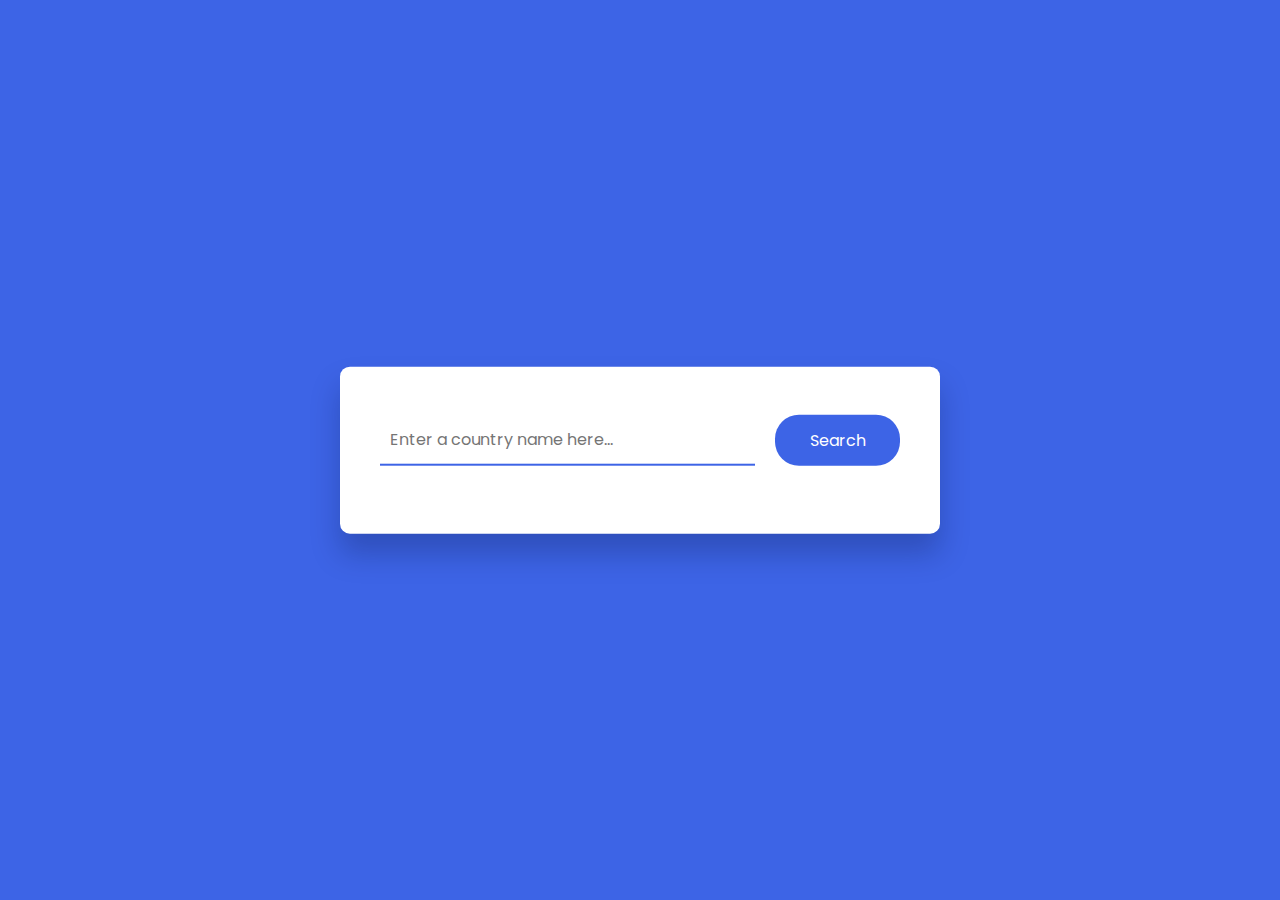
<file: country-guide-app/index.html>
<!DOCTYPE html>
<html lang="en">
  <head>
    <meta charset="UTF-8" />
    <meta name="viewport" content="width=device-width, initial-scale=1.0" />

    <!-- google fonts poppins -->
    <link rel="preconnect" href="https://fonts.googleapis.com" />
    <link rel="preconnect" href="https://fonts.gstatic.com" crossorigin />
    <link
      href="https://fonts.googleapis.com/css2?family=Poppins:ital,wght@0,100;0,200;0,300;0,400;0,500;0,600;0,700;0,800;0,900;1,100;1,200;1,300;1,400;1,500;1,600;1,700;1,800;1,900&display=swap"
      rel="stylesheet"
    />
    <title>Country Guide App</title>

    <link rel="stylesheet" href="style.css" />
  </head>
  <body>
    <div class="container">
      <div class="search-wrapper">
        <input
          type="text"
          id="country-input"
          placeholder="Enter a country name here..."
        />
        <button id="search-btn">Search</button>
      </div>
      <div id="result"></div>
    </div>
    <script src="script.js"></script>
  </body>
</html>
</file>
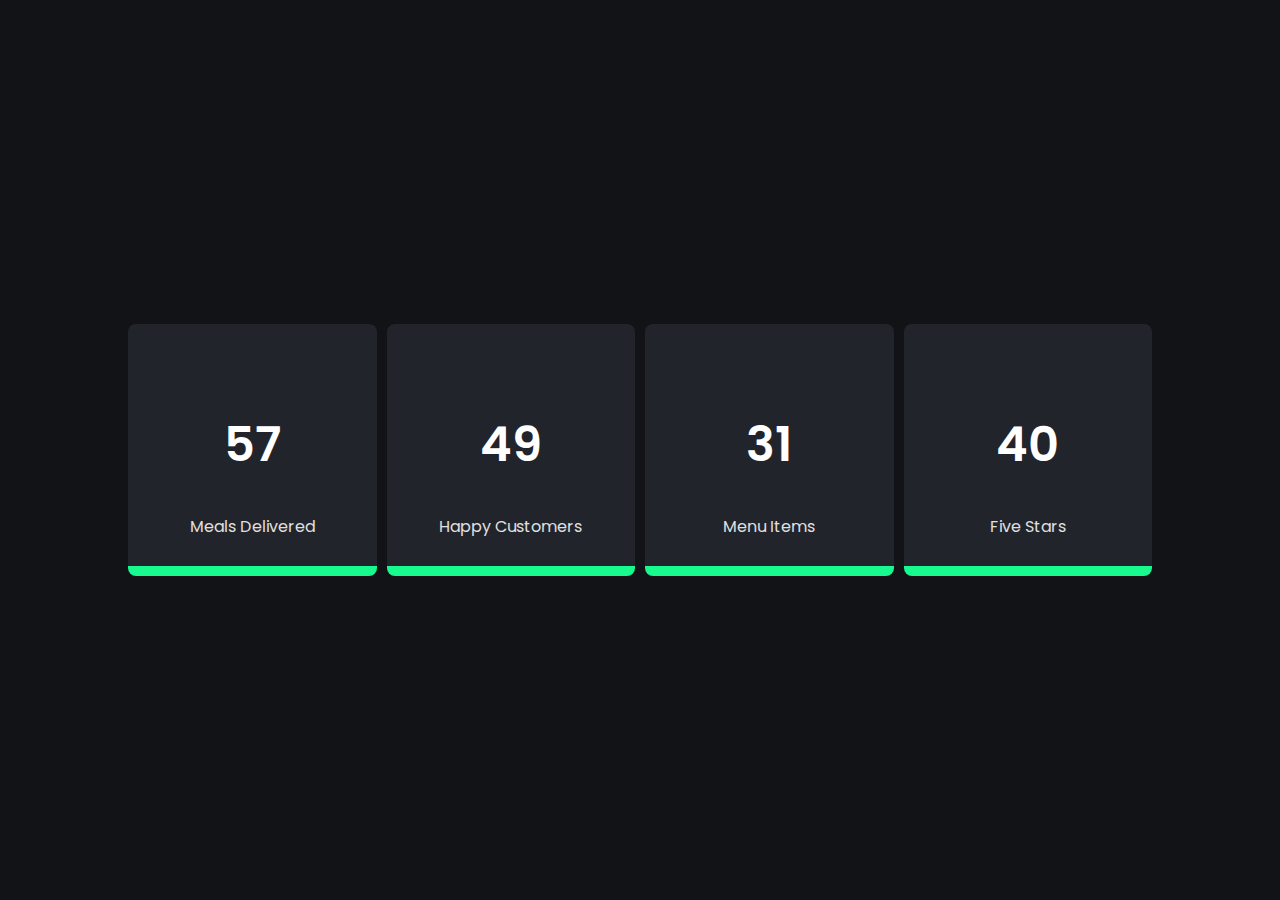
<file: js-number-counting/index.html>
<!DOCTYPE html>
<html lang="en">
  <head>
    <meta charset="UTF-8" />
    <meta name="viewport" content="width=device-width, initial-scale=1.0" />
    <title>Count up animation</title>
    <!-- font awesome cdn -->
    <link
      rel="stylesheet"
      href="https://cdnjs.cloudflare.com/ajax/libs/font-awesome/6.6.0/css/all.min.css"
      integrity="sha512-Kc323vGBEqzTmouAECnVceyQqyqdsSiqLQISBL29aUW4U/M7pSPA/gEUZQqv1cwx4OnYxTxve5UMg5GT6L4JJg=="
      crossorigin="anonymous"
      referrerpolicy="no-referrer"
    />
    <!-- google fonts -->
    <link rel="preconnect" href="https://fonts.googleapis.com" />
    <link rel="preconnect" href="https://fonts.gstatic.com" crossorigin />
    <link
      href="https://fonts.googleapis.com/css2?family=Poppins:ital,wght@0,100;0,200;0,300;0,400;0,500;0,600;0,700;0,800;0,900;1,100;1,200;1,300;1,400;1,500;1,600;1,700;1,800;1,900&display=swap"
      rel="stylesheet"
    />
    <link rel="stylesheet" href="style.css" />
  </head>
  <body>
    <div class="wrapper">
      <div class="container">
        <i class="fa-solid fa-utensils"></i>
        <span class="num" data-val="400">000</span>
        <span class="text">Meals Delivered</span>
      </div>
      <div class="container">
        <i class="fa-solid fa-smile-beam"></i>
        <span class="num" data-val="340">000</span>
        <span class="text">Happy Customers</span>
      </div>
      <div class="container">
        <i class="fa-solid fa-list"></i>
        <span class="num" data-val="225">000</span>
        <span class="text">Menu Items</span>
      </div>
      <div class="container">
        <i class="fa-solid fa-star"></i>
        <span class="num" data-val="280">000</span>
        <span class="text">Five Stars</span>
      </div>
    </div>
    <script src="script.js"></script>
  </body>
</html>
</file>
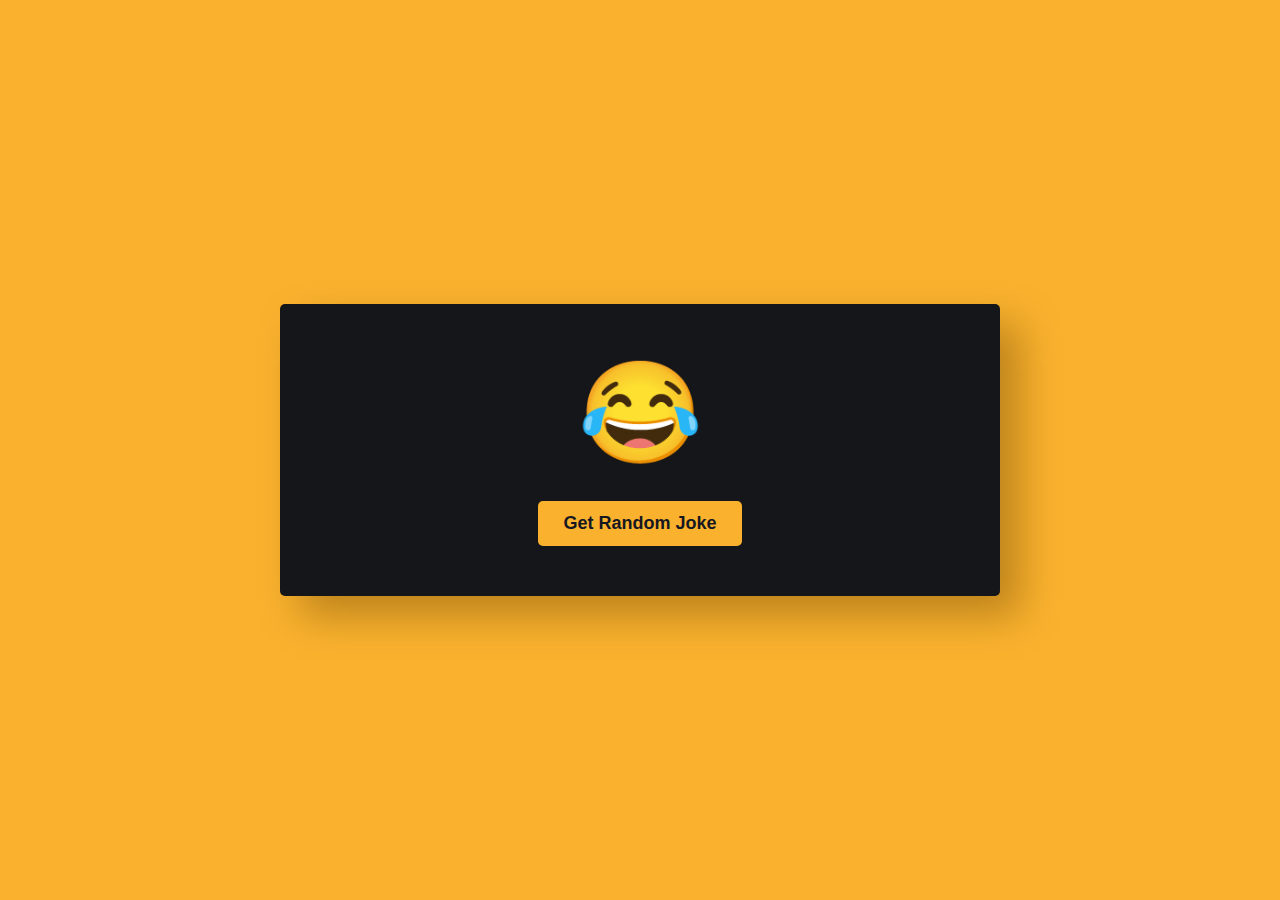
<file: random-jokes-generator/index.html>
<!DOCTYPE html>
<html lang="en">
  <head>
    <meta charset="UTF-8" />
    <meta name="viewport" content="width=device-width, initial-scale=1.0" />
    <title>Random jokes generator</title>
    <!-- font awesome cdn -->
    <link
      rel="stylesheet"
      href="https://cdnjs.cloudflare.com/ajax/libs/font-awesome/6.6.0/css/all.min.css"
      integrity="sha512-Kc323vGBEqzTmouAECnVceyQqyqdsSiqLQISBL29aUW4U/M7pSPA/gEUZQqv1cwx4OnYxTxve5UMg5GT6L4JJg=="
      crossorigin="anonymous"
      referrerpolicy="no-referrer"
    />
    <!-- google fonts -->
    <link rel="preconnect" href="https://fonts.googleapis.com" />
    <link rel="preconnect" href="https://fonts.gstatic.com" crossorigin />
    <link
      href="https://fonts.googleapis.com/css2?family=Poppins:ital,wght@0,100;0,200;0,300;0,400;0,500;0,600;0,700;0,800;0,900;1,100;1,200;1,300;1,400;1,500;1,600;1,700;1,800;1,900&display=swap"
      rel="stylesheet"
    />
    <link rel="stylesheet" href="style.css" />
  </head>
  <body>
    <div class="wrapper">
      <span>&#128514;</span>
      <p id="joke"></p>
      <button id="btn">Get Random Joke</button>
    </div>
    <script src="script.js"></script>
  </body>
</html>
</file>
<file: country-guide-app/style.css>
* {
  padding: 0;
  margin: 0;
  box-sizing: border-box;
  font-family: "Poppins", sans-serif;
}
body {
  background-color: #3d64e6;
}

.container {
  background-color: #ffffff;
  width: 80vw;
  max-width: 37.5em;
  padding: 3em 2.5em;
  position: absolute;
  transform: translate(-50%, -50%);
  top: 50%;
  left: 50%;
  border-radius: 0.62em;
  box-shadow: 0 1.25em 1.8em rgba(8, 21, 65, 0.25);
}

.search-wrapper {
  display: grid;
  grid-template-columns: 9fr 3fr;
  gap: 1.25em;
}

.search-wrapper button {
  font-size: 1em;
  background-color: #3d64e6;
  color: #ffffff;
  padding: 0.8em 0;
  border: none;
  border-radius: 1.5em;
}

.search-wrapper input {
  font-size: 1em;
  padding: 0 0.62em;
  border: none;
  border-bottom: 2px solid #3d64e6;
  outline: none;
  color: #222a43;
}

#result {
  margin-top: 1.25em;
}

.container .flag-img {
  display: block;
  width: 45%;
  min-width: 7.5em;
  margin: 1.8em auto 1.2em auto;
}

.container h2 {
  font-weight: 600;
  color: #222a43;
  text-align: center;
  text-transform: uppercase;
  letter-spacing: 2px;
  margin-bottom: 1.8em;
}

.data-wrapper {
  margin-bottom: 1em;
  letter-spacing: 0.3px;
}

.container h4 {
  display: inline;
  font-weight: 500;
  color: #222a43;
}

.container span {
  color: #5d6274;
}

.container h3 {
  text-align: center;
  font-size: 1.2em;
  font-weight: 400;
  color: #ff465f;
}
</file>
<file: js-number-counting/style.css>
* {
  padding: 0;
  margin: 0;
  box-sizing: border-box;
  font-family: "Poppins", sans-serif;
}

body {
  background-color: #121317;
}
.wrapper {
  position: absolute;
  width: 80vw;
  transform: translate(-50%, -50%);
  top: 50%;
  left: 50%;
  display: flex;
  justify-content: space-around;
  gap: 10px;
}

.container {
  width: 28vmin;
  height: 28vmin;
  display: flex;
  flex-direction: column;
  justify-content: space-around;
  padding: 1em 0;
  position: relative;
  font-size: 16px;
  border-radius: 0.5em;
  background-color: #21242b;
  border-bottom: 10px solid #18f98f;
}
i {
  color: #18f98f;
  font-size: 2.5em;
  text-align: center;
}
span.num {
  color: #ffffff;
  display: grid;
  place-items: center;
  font-weight: 600;
  font-size: 3em;
}
span.text {
  color: #e0e0e0;
  font-size: 1em;
  text-align: center;
  pad: 0.7em 0;
  font-weight: 400;
  line-height: 0;
}

@media screen and (max-width: 1024px) {
  .wrapper {
    width: 85vw;
  }
  .container {
    height: 26vmin;
    width: 26vmin;
    font-size: 12px;
  }
}

@media screen and (max-width: 768px) {
  .wrapper {
    width: 90vw;
    flex-wrap: wrap;
    gap: 30px;
  }
  .container {
    width: calc(50% - 40px);
    height: 30vmin;
    font-size: 14px;
  }
}

@media screen and (max-width: 480px) {
  .wrapper {
    gap: 15px;
  }
  .container {
    width: 100%;
    height: 25vmin;
    font-size: 8px;
  }
}
</file>
<file: random-jokes-generator/style.css>
* {
  margin: 0;
  padding: 0;
  box-sizing: border-box;
  font-family: "Poppins" sans-serif;
}

body {
  background-color: #fab22e;
}

.wrapper {
  width: 80vmin;
  padding: 50px 40px;
  background-color: #15161a;
  position: absolute;
  transform: translate(-50%, -50%);
  top: 50%;
  left: 50%;
  border-radius: 5px;
  box-shadow: 20px 20px 40px rgba(97, 63, 0, 0.4);
}

span {
  display: block;
  text-align: center;
  font-size: 100px;
}

p {
  font-size: 16px;
  color: #ffffff;
  font-weight: 400;
  text-align: center;
  word-wrap: break-word;
  line-height: 35px;
  margin: 30px 0;
  opacity: 0;
}

.fade {
  opacity: 1;
  transition: opacity 1.5s;
}

button {
  display: block;
  background-color: #fab22e;
  border: none;
  padding: 5px;
  font-size: 18px;
  color: #171721;
  font-weight: 600;
  padding: 12px 25px;
  margin: 0 auto;
  border-radius: 5px;
  cursor: pointer;
}
</file>
